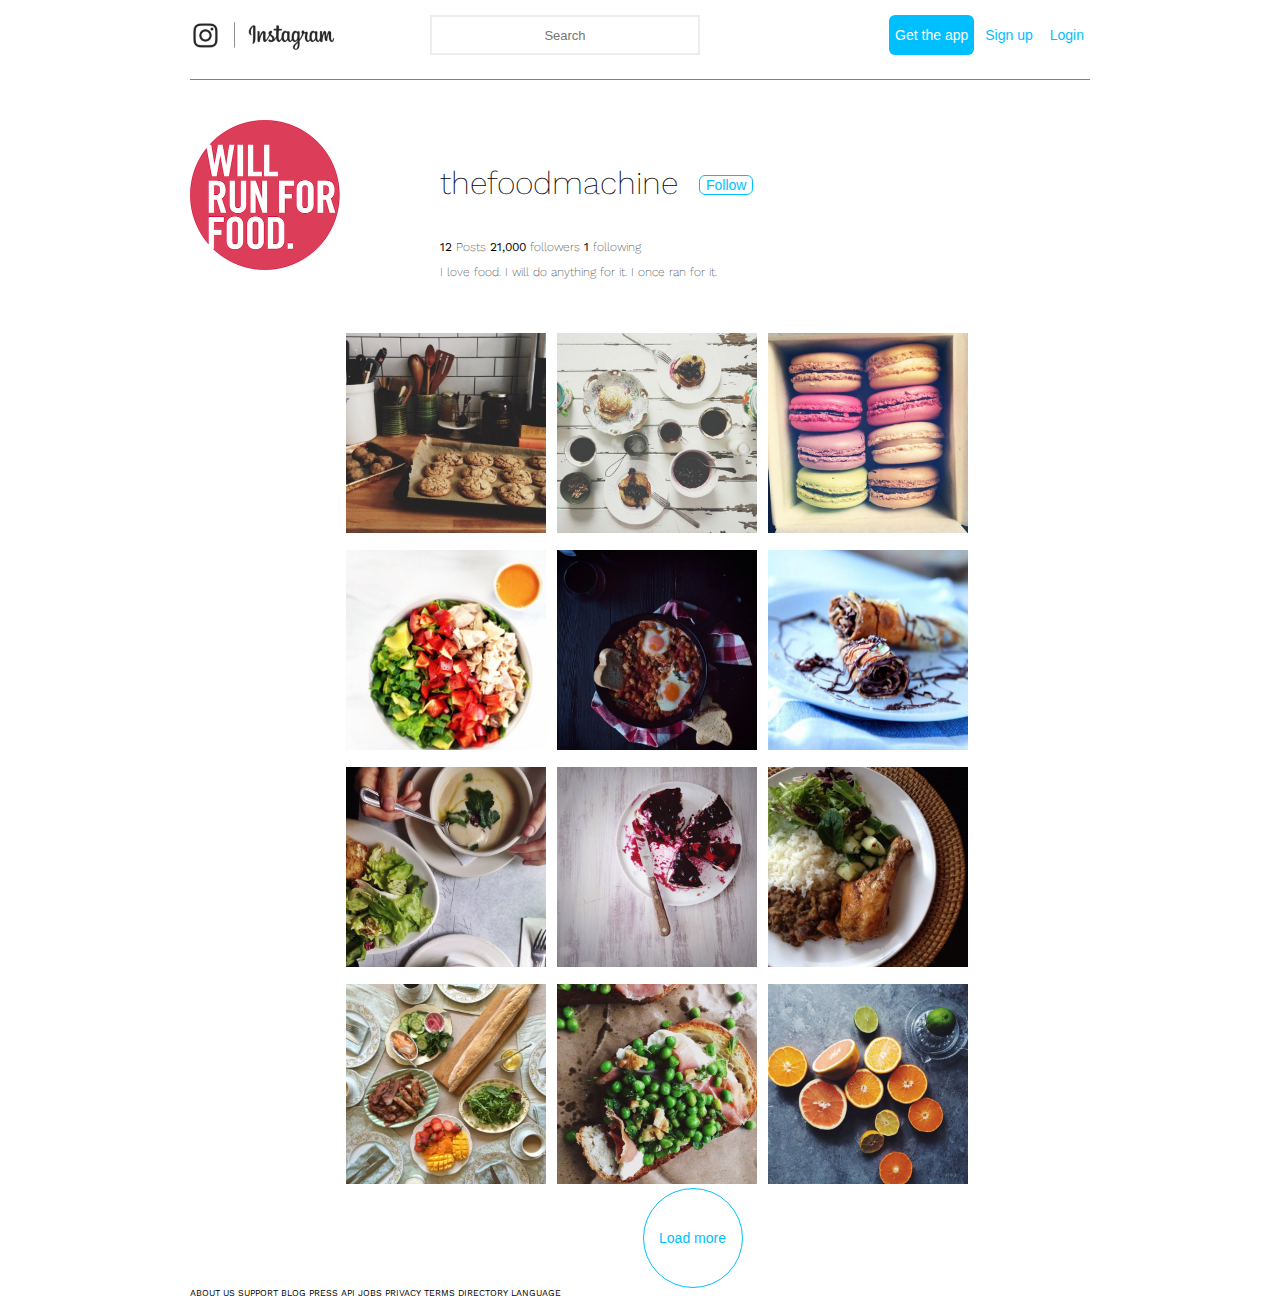
<file: Instagram/index.html>
<!doctype html>

<html>

  <head>
   <link href="https://fonts.googleapis.com/css?family=Work+Sans:500" rel="stylesheet">
   <link rel="stylesheet" type="text/css" href="style.css">
    <link rel="icon" type="image/gif" href="images/favicon.png" />
    <title>Instagram Page</title>
    </head>

  <body>
       
     <div id="header">

           <img id="main-logo" src="images/main-logo.png" />
            
            <div class="search"> 
                <input id="searchBox" placeholder="Search"> 
            </div>
          
            <!--Login buttons on the right -->
            <div id="loginButtons">
                <button type="button" class="getapp">Get the app</button>
                <button type="button">Sign up</button>
                <button type="button">Login</button>
            </div>
          
      </div>
   
<div id="secondrow">
    <div id="leftcolumn">
    <image src="images/profile-image.png" width=150></image>
    </div>
    <div id="rightcolumn">
    <span class="title">
    <h4>thefoodmachine</h4>
    </span>
    <span class="firstline">
    <button class="Follow">Follow</button>
    </span>
     <div class="words">
    <h5> <b>12</b> Posts   <b>21,000</b> followers   <b>1</b> following</h5>
    <h5>I love food. I will do anything for it. I once ran for it.</h5>
         
    </div>
    </div>
   
  <div id="container">
          <div class="grid">
              
              <div class="gridrow">
                  <div class="griditem">
                      <image src="images/1.jpg" alt="1" width=200></image>
                  </div>

                  <div class="griditem">
                      <image src="images/2.jpg" alt="2" width=200></image>
                  </div>

                  <div class="griditem">
                     <image src="images/3.jpg" alt="3" width=200></image>
                  </div>
             </div>

              <div class="gridrow">
                  <div class="griditem">
                      <image src="images/4.jpg" alt="4" width=200></image>
                  </div>

                   <div class="griditem">
                       <image src="images/5.jpg" alt="5" width=200></image>
                  </div>

                  <div class="griditem">
                      <image src="images/6.jpg" alt="6" width=200></image>
                  </div>
              </div>

              <div class="gridrow">
                  <div class="griditem">
                      <image src="images/7.jpg" alt="7" width=200></image>
                  </div>

                  <div class="griditem">
                      <image src="images/8.jpg" alt="8" width=200></image>
                  </div>

                    <div class="griditem">
                      <image src="images/9.jpg" alt="9" width=200></image>
                  </div>
                <div class="gridrow">
                  <div class="griditem">
                      <image src="images/10.jpg" alt="10" width=200></image>
                  </div>

                  <div class="griditem">
                      <image src="images/11.jpg" alt="11" width=200></image>
                  </div>

                    <div class="griditem">
                      <image src="images/12.jpg" alt="12" width=200></image>
                  </div>
              </div>
        </div>
      </div>
    </div>
<button class="loadmore">Load more</button>
  </body>
  <footer>ABOUT US  SUPPORT  BLOG  PRESS API  JOBS  PRIVACY  TERMS  DIRECTORY  LANGUAGE</footer>
</html>
</file>
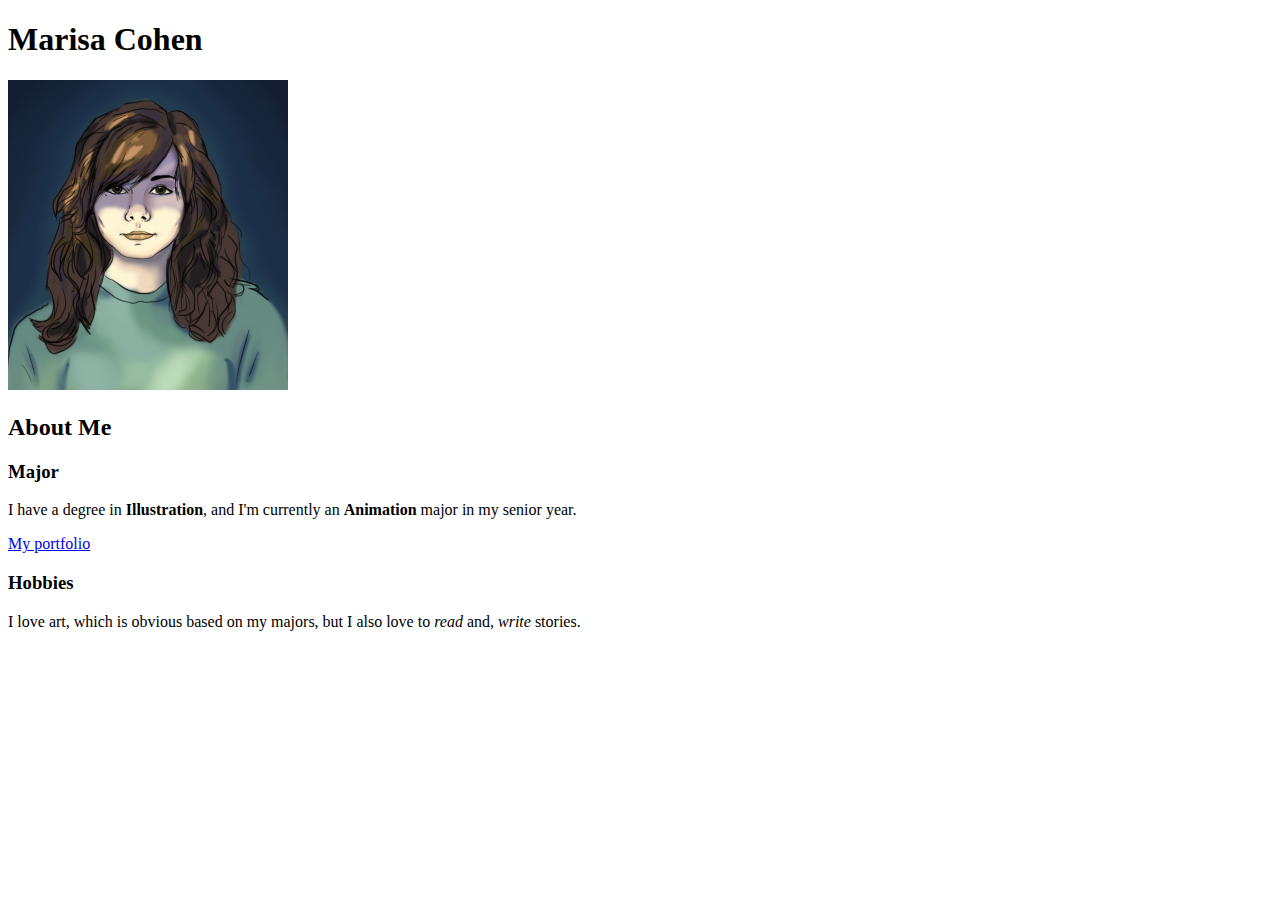
<file: Marisa Cohen Index/index.html>
<!doctype html>
<html lang="eng">
	<head>
            <meta charset="utf-8">
            <meta name="description" content="A page about Marisa Cohen">
            <title>About Marisa Cohen</title>
    </head>
	<body>
		<h1>Marisa Cohen</h1>
        <img src="Self%20Portrait%20Cartoon.jpg" alt="Self Portrait" witdth="280" height="310"/>
        <nav>
        <h2>About Me</h2>
        <div class="major">
        <h3>Major</h3>
        <p>I have a degree in <b>Illustration</b>, and I'm currently an <b>Animation</b> major in my senior year.</p>
        <a href="http://bluehatchling.deviantart.com/gallery/">My portfolio</a>
        </div>
        <div class="hobbies">
        <h3>Hobbies</h3>
        <p>I love art, which is obvious based on my majors, but I also love to <i>read</i> and, <i>write</i> stories.</p>
        </div>
        </nav>
	</body>
</html>
</file>
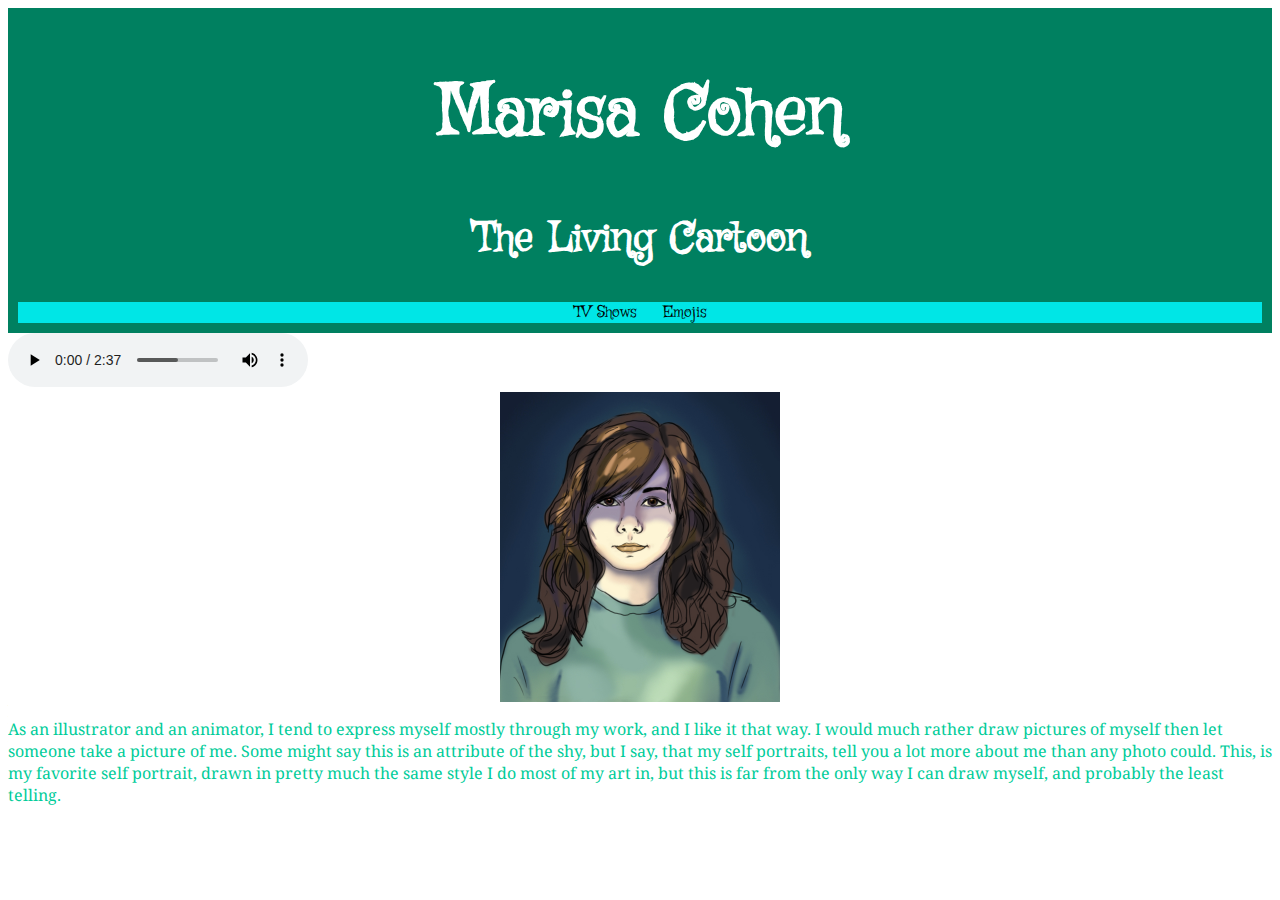
<file: Midterm/index.html>
<!DOCTYPE html>
<html>

<head>
<!--these are the same 2 fonts I use othe other pages also, so this appears on every html page-->
<link href="https://fonts.googleapis.com/css?family=Droid+Serif" rel="stylesheet">
    <link href="https://fonts.googleapis.com/css?family=Griffy" rel="stylesheet">
<link rel="stylesheet" href="css/style.css">
<title>midterm</title>
</head>
<body>
<div id="header">
<h1>Marisa Cohen</h1>
    <h2>The Living Cartoon</h2>
<!--the navigation at the top of the page leads to the other 2 pages. "TVshow" is a link to self potraits of myself in the style of my favorite cartoons, and themesongs to those shows. "Emojis" is a link to a page filled with emoji's I made of myself.-->
			<nav id="main-nav">
				<a href="pages/TVshow.html">TV Shows</a>
				<a href="pages/emoji.html">Emojis</a>
			</nav>
</div>
    <audio controls>
  <source src="audio/What%20Women%20Want.mp3" type="audio/mp3">
    </audio>
<!--this is the self portrait picture (which in essence inspired the whole project).-->
<image src="images/Self%20Portrait%20Cartoon.jpg" alt="self portrait" witdth="280" height="310"></a> 
<p>As an illustrator and an animator, I tend to express myself mostly through my work, and I like it that way. I would much rather draw pictures of myself then let someone take a picture of me. Some might say this is an attribute of the shy, but I say, that my self portraits, tell you a lot more about me than any photo could. This, is my favorite self portrait, drawn in pretty much the same style I do most of my art in, but this is far from the only way I can draw myself, and probably the least telling. </p>

</body>
</html>
</file>
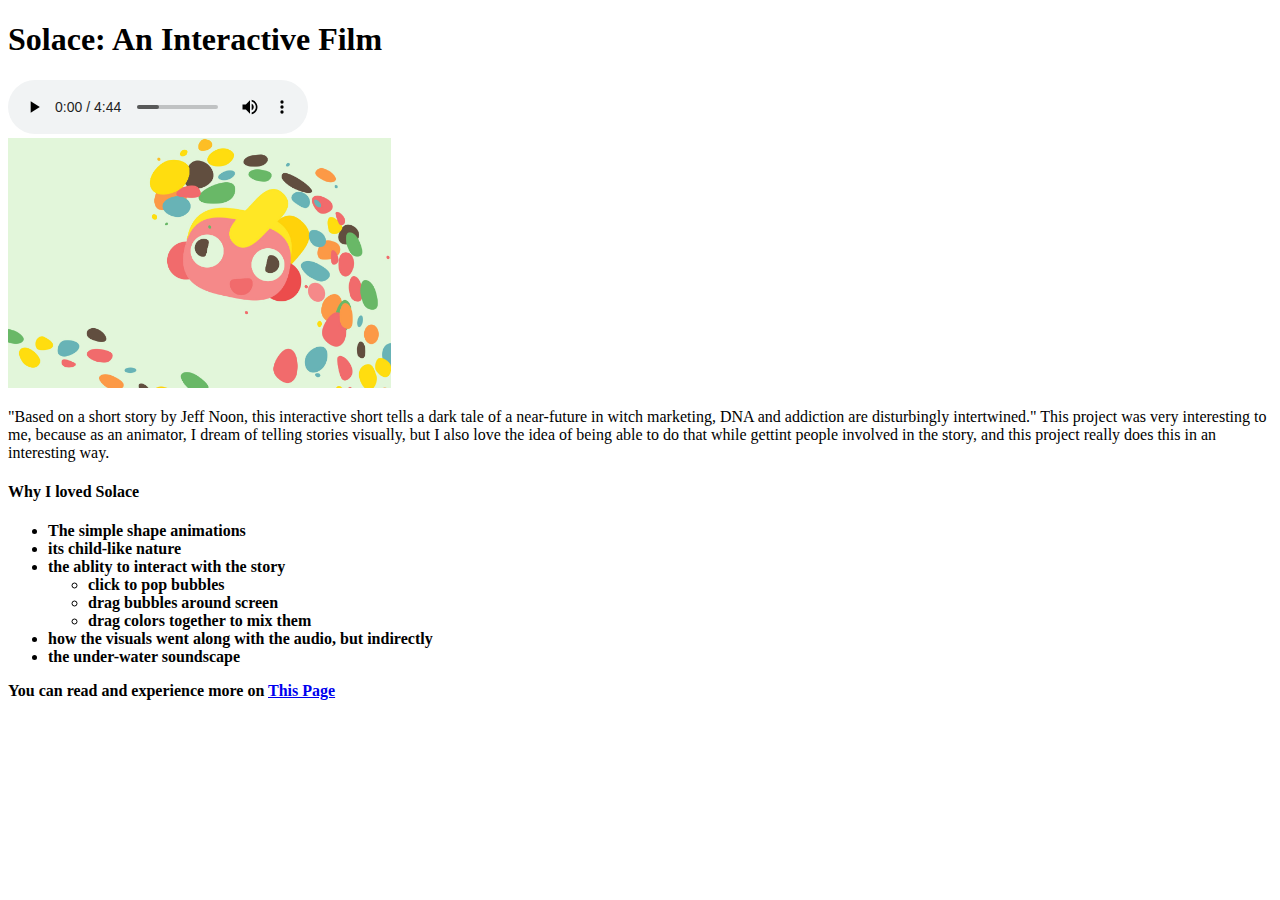
<file: Week04/index.html>
<!DOCTYPE html>
<html>
    
   <head>
    <title>Solace: An Interactive Film</title>
    </head>
    
    <body>
    <h1>Solace: An Interactive Film</h1>
        <!--this isn't the official audio of Solace, but I feel that it has a similar sci-fi almost under-water feel to it-->
        <audio controls autoplay>
            <source src="Audio/bensound-scifi.mp3"/>
        </audio>
        <br/>
        <img src="Images/Solace_Cover-copy.jpg" height="250">
        <p>"Based on a short story by Jeff Noon, this interactive short tells a dark tale of a near-future in witch marketing, DNA and addiction are disturbingly intertwined." This project was very interesting to me, because as an animator, I dream of telling stories visually, but I also love the idea of being able to do that while gettint people involved in the story, and this project really does this in an interesting way.</p>
        
        <h4>Why I loved Solace<h4>
            <ul>
                <li>The simple shape animations</li>
                <li>its child-like nature</li>
                <li>the ablity to interact with the story</li>
                    <ul>
                        <li>click to pop bubbles</li>
                        <li>drag bubbles around screen</li>
                        <li>drag colors together to mix them</li>
                    </ul>
                <li>how the visuals went along with the audio, but indirectly</li>
                <li>the under-water soundscape</li>
            </ul>
       
        <p>You can read and experience more on <a href="pages/pagetwo.html">This Page</a></p>
            
    </body>
</html>
</file>
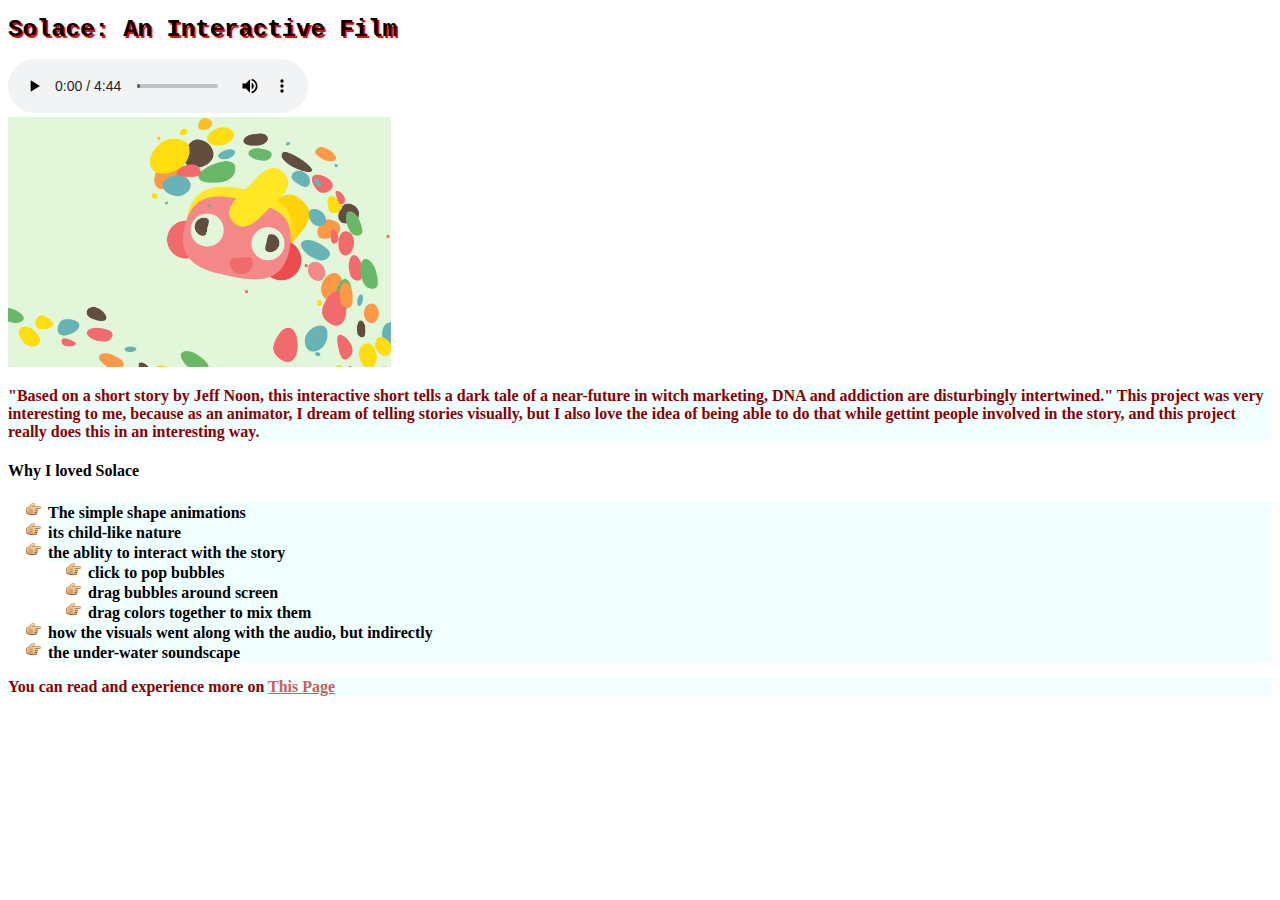
<file: Week05/index.html>
<!DOCTYPE html>
<html>
    
   <head>
    <title>Solace: An Interactive Film</title>
       <link href="main.css" type="text/css" rel="stylesheet">
    </head>
    
    <body>
    <h1>Solace: An Interactive Film</h1>
        <!--this isn't the official audio of Solace, but I feel that it has a similar sci-fi almost under-water feel to it-->
        <audio controls autoplay>
            <source src="Audio/bensound-scifi.mp3"/>
        </audio>
        <br/>
        <img src="Images/Solace_Cover-copy.jpg" height="250">
        <p>"Based on a short story by Jeff Noon, this interactive short tells a dark tale of a near-future in witch marketing, DNA and addiction are disturbingly intertwined." This project was very interesting to me, because as an animator, I dream of telling stories visually, but I also love the idea of being able to do that while gettint people involved in the story, and this project really does this in an interesting way.</p>
        
        <h4>Why I loved Solace<h4>
            <ul>
                <li>The simple shape animations</li>
                <li>its child-like nature</li>
                <li>the ablity to interact with the story</li>
                    <ul>
                        <li>click to pop bubbles</li>
                        <li>drag bubbles around screen</li>
                        <li>drag colors together to mix them</li>
                    </ul>
                <li>how the visuals went along with the audio, but indirectly</li>
                <li>the under-water soundscape</li>
            </ul>
       
        <p>You can read and experience more on <a href="pages/pagetwo.html">This Page</a></p>
            
    </body>
</html>
</file>
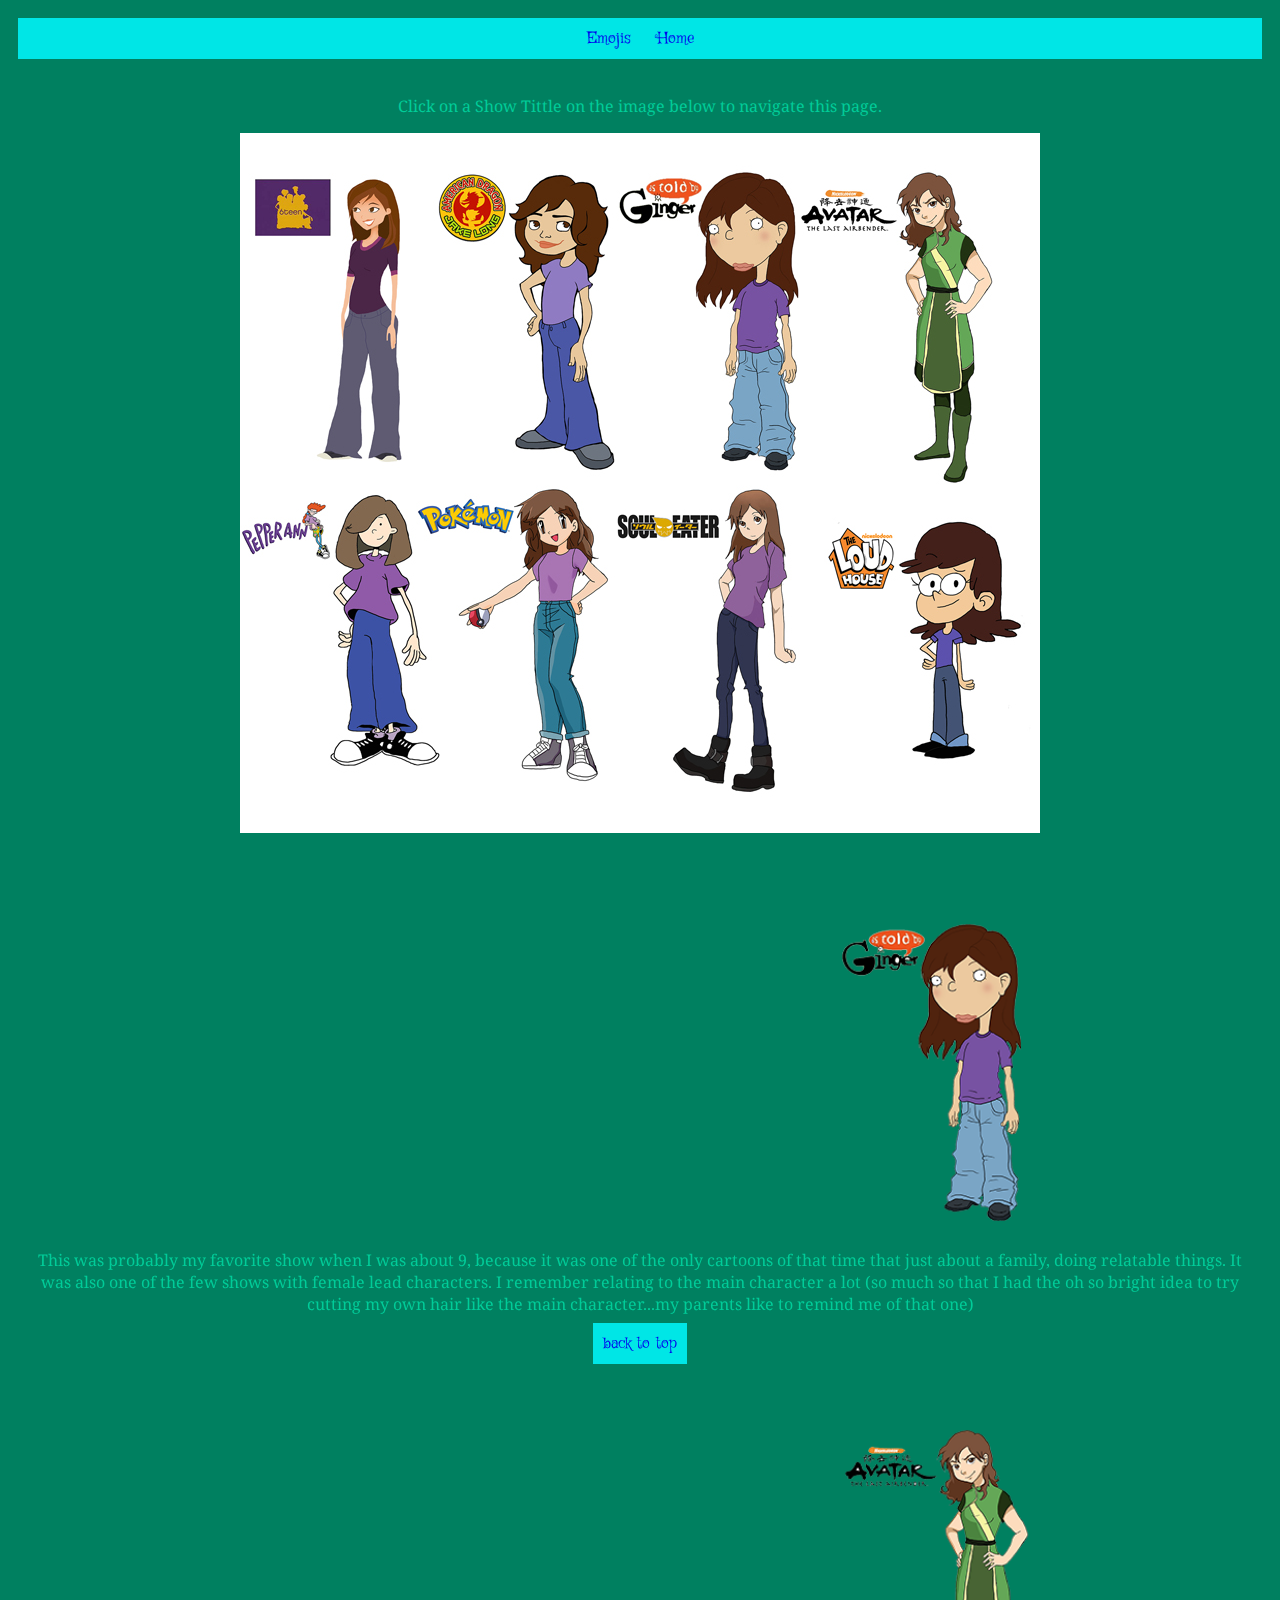
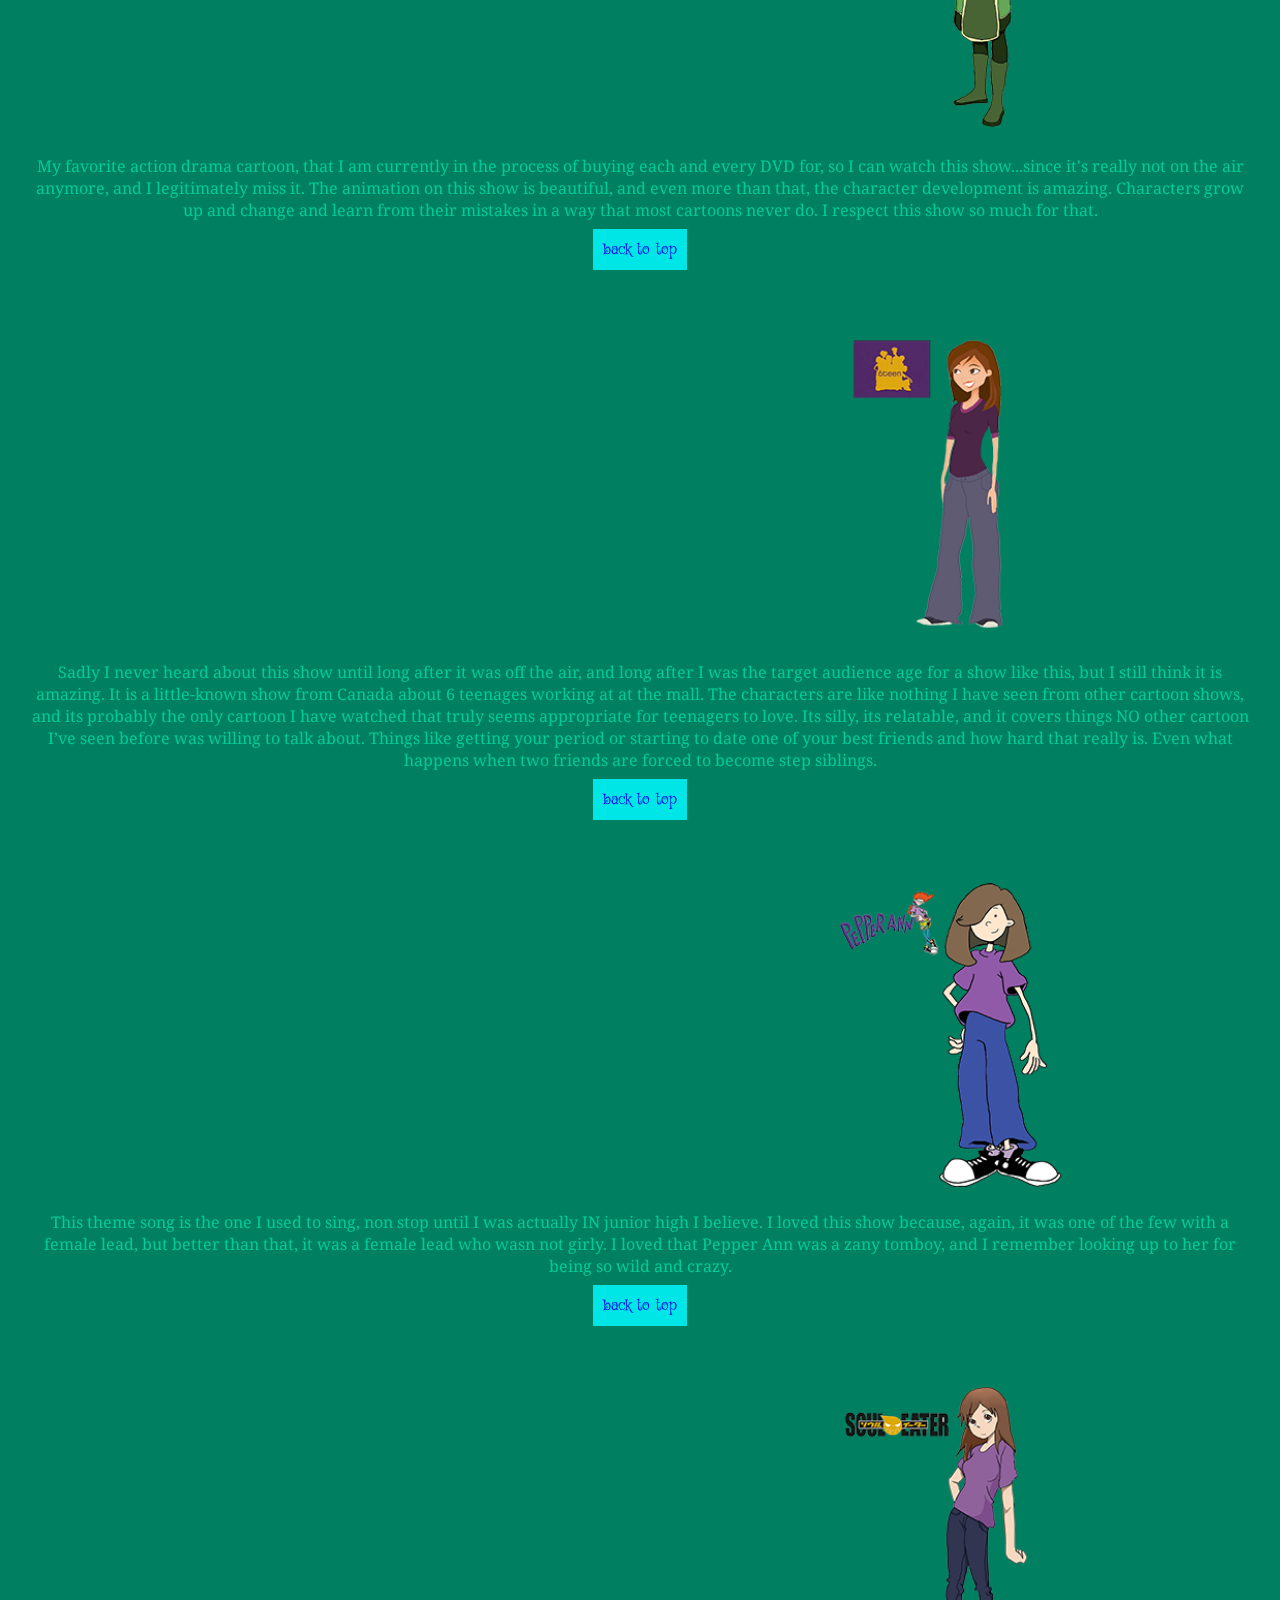
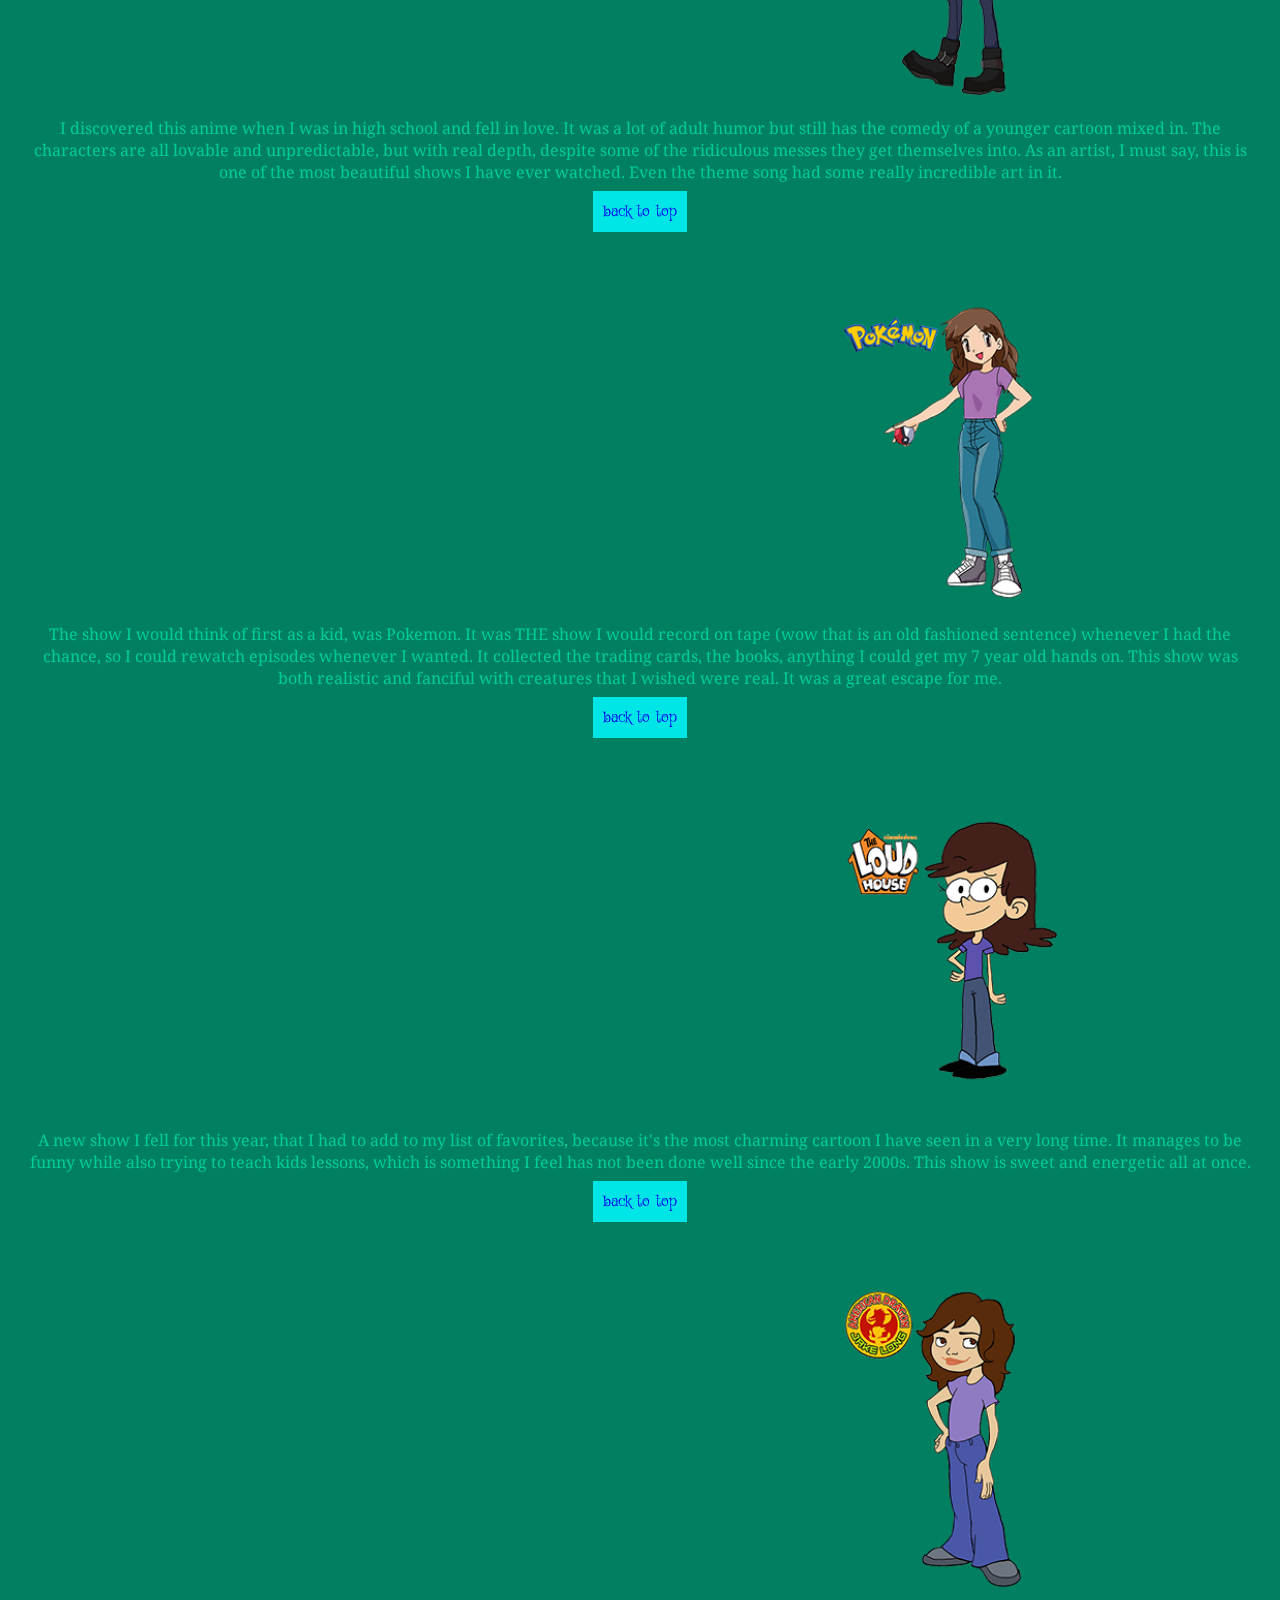
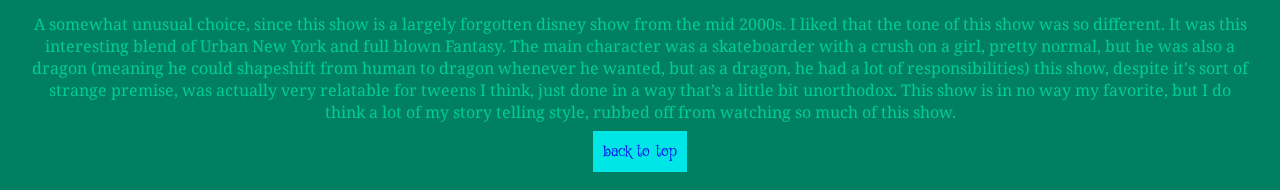
<file: Midterm/pages/TVshow.html>
<!DOCTYPE html>
<html>

<head>
<link href="https://fonts.googleapis.com/css?family=Droid+Serif" rel="stylesheet">
    <link href="https://fonts.googleapis.com/css?family=Griffy" rel="stylesheet">
<link rel="stylesheet" href="../css/emojistyle.css">
<title>TV Shows</title>
</head>
<body>

<!--another navigation area that goes to the home page or to the emoji page-->
<div id="nav area">
			<nav id="nav">
				<a href="../pages/emoji.html">Emojis</a>
				<a href="../index.html">Home</a>
			</nav>
    
</div>
<!--this is the picture I used for my image map. I put it together so that when you click on any of the show titles in this picture, it jumps you down to the div that corolates with show you picked. This took a lot of trial and error before I figured out how coords work, but I have it all lined up correctly now.-->
    
   
<div class="show map">
         <p>Click on a Show Tittle on the image below to navigate this page.</p>
    <img src="../images/TV-Self%20Portraits.jpg" alt="shows" usemap="#Map" />
<map name="Map" id="Map">
    <area title="6teen" href="#6teen" shape="rect" coords="16,47,92,103" />
    <area title="American Dragon" href="#American Dragon" shape="rect" coords="192,42,272,112" />
    <area title="As Told By Ginger" href="#As Told By Ginger" shape="rect" coords="374,43,471,88" />
    <area title="Avatar" href="#Avatar" shape="rect" coords="559,51,662,104" />
    <area title="Pepper Ann" href="#Pepper Ann" shape="rect" coords="2,368,98,432" />
    <area title="Pokemon" href="#Pokemon" shape="rect" coords="174,364,282,409" />
    <area title="Soul Eater" href="#Soul Eater" shape="rect" coords="369,371,490,417" />
    <area title="Loud House" href="#Loud House" shape="rect" coords="578,387,664,465" />
    
</map>
 </div>   
<!--thse are all divs to sort apart each show, including a cartoon of myself, the youtube video iframes and a little paraghraph for each one about why I picked he show. Plus a little button to send up back to the image map at the top of the page, so you can pick a new show.  -->
<div class="Shows">
    <div id="As Told By Ginger">
    <iframe width="640" height="360" src="https://www.youtube.com/embed/QGlF39Cgc4U" frameborder="0" allowfullscreen></iframe>
    <image src="../images/As%20Told%20By%20Ginger%20Self%20portrait.png"alt="Ginger" witdth="280" height="310"/>
        <p>This was probably my favorite show when I was about 9, because it was one of the only cartoons of that time that just about a family, doing relatable things. It was also one of the few shows with female lead characters. I remember relating to the main character a lot (so much so that I had the oh so bright idea to try cutting my own hair like the main character...my parents like to remind me of that one)</p>
        
        <a href="#nav area">back to top</a>
        
    </div>
    
    <div id="Avatar">
         <iframe width="640" height="360" src="https://www.youtube.com/embed/d1EnW4kn1kg" frameborder="0" allowfullscreen></iframe>
        <image src="../images/Avatar%20Self%20portrait.png" alt="Avatar" witdth="280" height="310"/>
        <p>My favorite action drama cartoon, that I am currently in the process of buying each and every DVD for, so I can watch this show...since it's really not on the air anymore, and I legitimately miss it. The animation on this show is beautiful, and even more than that, the character development is amazing. Characters grow up and change and learn from their mistakes in a way that most cartoons never do. I respect this show so much for that.</p>
        
        <a href="#nav area">back to top</a>
        
    </div>
    
    <div id="6teen">
         <iframe width="640" height="360" src="https://www.youtube.com/embed/Rg4ylbIdO_8" frameborder="0" allowfullscreen></iframe>
        <image src="../images/6teen%20Self%20portrait.png" alt="6teen" witdth="280" height="310"/>
        <p>Sadly I never heard about this show until long after it was off the air, and long after I was the target audience age for a show like this, but I still think it is amazing. It is a little-known show from Canada about 6 teenages working at at the mall. The characters are like nothing I have seen from other cartoon shows, and its probably the only cartoon I have watched that truly seems appropriate for teenagers to love. Its silly, its relatable, and it covers things NO other cartoon I’ve seen before was willing to talk about. Things like getting your period or starting to date one of your best friends and how hard that really is. Even what happens when two friends are forced to become step siblings. </p>
        
        <a href="#nav area">back to top</a>
        
        </div>
    
    <div id="Pepper Ann">
    <iframe width="640" height="360" src="https://www.youtube.com/embed/OcajSzQX4k8" frameborder="0" allowfullscreen></iframe>
        <image src="../images/Pepper%20Ann%20Self%20portrait.png" alt="Pepper Ann" witdth="280" height="310"/>
        <p>This theme song is the one I used to sing, non stop until I was actually IN junior high I believe. I loved this show because, again, it was one of the few with a female lead, but better than that, it was a female lead who wasn not girly. I loved that Pepper Ann was a zany tomboy, and I remember looking up to  her for being so wild and crazy.</p>
        
        <a href="#nav area">back to top</a>
        
    </div>
    
    <div id="Soul Eater">
    <iframe width="640" height="360" src="https://www.youtube.com/embed/zzJ8U8OtEsE" frameborder="0" allowfullscreen></iframe>
        <image src="../images/Soul%20Eater%20Self%20portrait.png" alt="Soul Eater" witdth="280" height="310"/>
        <p>I discovered this anime when I was in high school and fell in love. It was a lot of adult humor but still has the comedy of a younger cartoon mixed in. The characters are all lovable and unpredictable, but with real depth, despite some of the ridiculous messes they get themselves into. As an artist, I must say, this is one of the most beautiful shows I have ever watched. Even the theme song had some really incredible art in it.</p>
        
        <a href="#nav area">back to top</a>
        
    </div>
    
    <div id="Pokemon">
    <iframe width="640" height="360" src="https://www.youtube.com/embed/6xKWiCMKKJg" frameborder="0" allowfullscreen></iframe>
        <image src="../images/Pokemon%20Self%20portrait.png" alt="Pokemon" witdth="280" height="310"/>
        <p>The show I would think of first as a kid, was Pokemon. It was THE show I would record on tape (wow that is an old fashioned sentence) whenever I had the chance, so I could rewatch episodes whenever I wanted. It collected the trading cards, the books, anything I could get my 7 year old hands on. This show was both realistic and fanciful with creatures that I wished were real. It was a great escape for me.</p>
        
        <a href="#nav area">back to top</a>
        
    </div>
    
    <div id="Loud House">
    <iframe width="640" height="360" src="https://www.youtube.com/embed/i6MpT7lLwls" frameborder="0" allowfullscreen></iframe>
        <image src="../images/Loud%20House%20Self%20portrait.png" alt="Loud House" witdth="280" height="310"/>
        <p>A new show I fell for this year, that I had to add to my list of favorites, because it's the most charming cartoon I have seen in a very long time. It manages to be funny while also trying to teach kids lessons, which is something I feel has not been done well since the early 2000s. This show is sweet and energetic all at once.</p>
        
        <a href="#nav area">back to top</a>
        
    </div>
    
    <div id="American Dragon">
    <iframe width="640" height="360" src="https://www.youtube.com/embed/8o3JrdPMNdQ" frameborder="0" allowfullscreen></iframe>
        <image src="../images/American%20Dragon%20Self%20portrait.png" alt="American Dragon" witdth="280" height="310"/>
        <p>A somewhat unusual choice, since this show is a largely forgotten disney show from the mid 2000s. I liked that the tone of this show was so different. It was this interesting blend of Urban New York and full  blown Fantasy. The main character was a skateboarder with a crush on a girl, pretty normal, but he was also a dragon (meaning he could shapeshift from  human to dragon whenever he wanted, but as a dragon, he had a lot of responsibilities) this show, despite it's sort of strange premise, was actually very relatable for tweens I think, just done in a way that’s a little bit unorthodox. This show is in no way my favorite, but I do think a lot of my story telling style, rubbed off from watching so much of this show.</p>
        
        <a href="#nav area">back to top</a>
        
    </div>
</div>    
    
    
    </body>
</html>
</file>
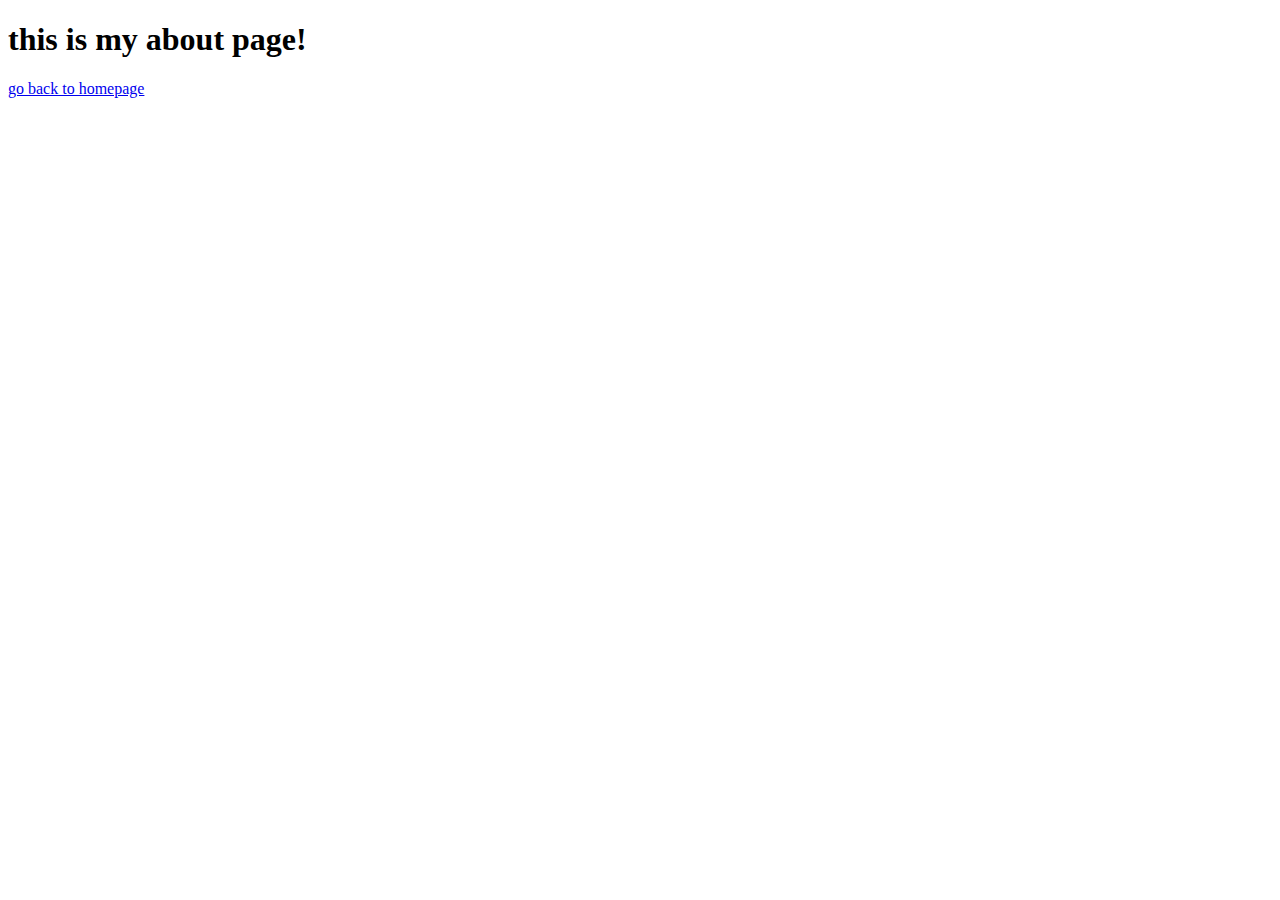
<file: Week03/pages/about.html>
<!DOCTYPE html>
<html>
    
    <head>
        <title>About Page</title>
    </head>
    
    <body>
        <h1>this is my about page!</h1>
        <a href="../index.html">go back to homepage</a>
    </body>
</file>
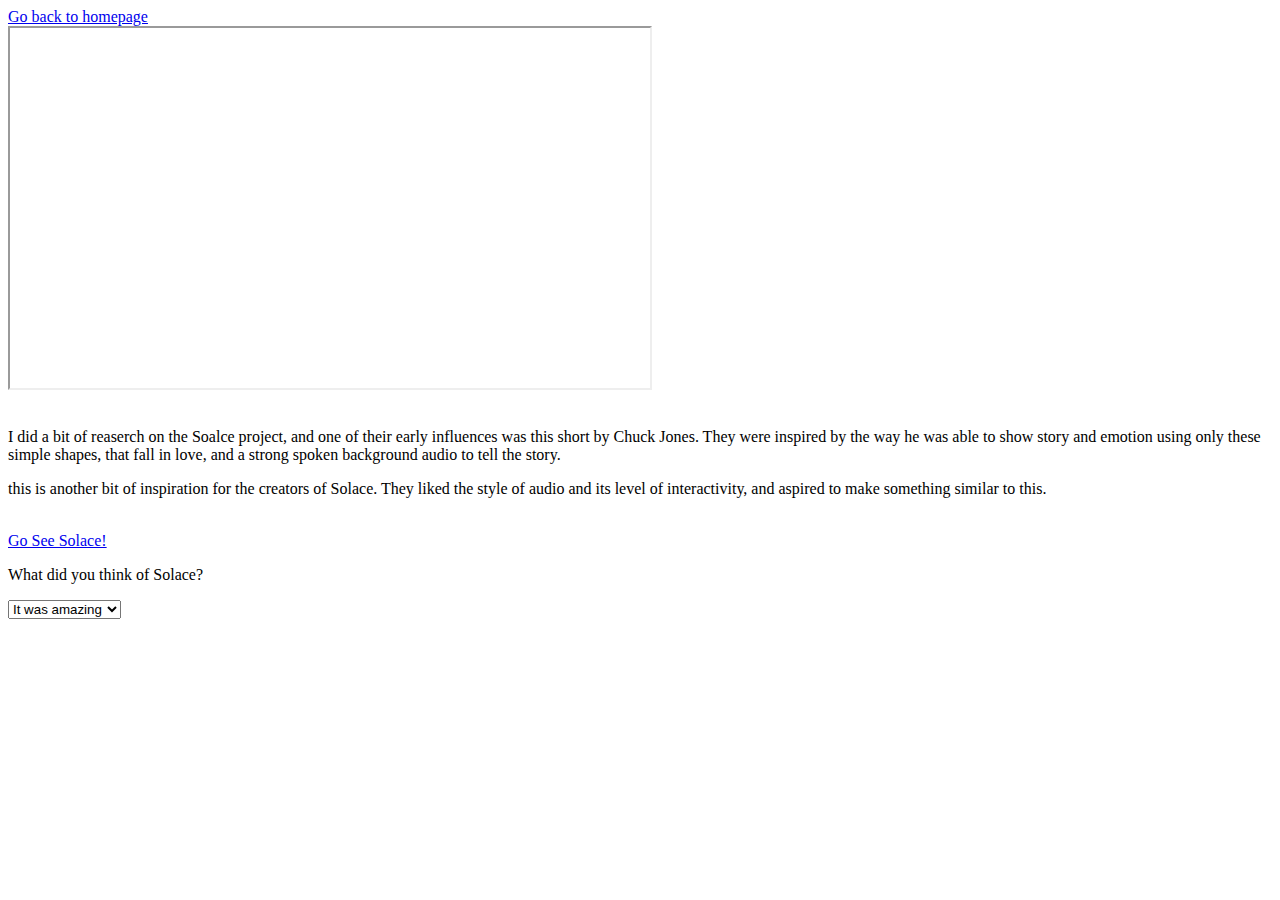
<file: Week04/pages/pagetwo.html>
<!DOCTYPE html>
<html>
    
   <head>
    <title>Solace: An Interactive Film</title>
    </head>
    
    <body>
        <a href="../index.html">Go back to homepage</a>
        <br/>
        <iframe width="640" height="360" src="https://www.youtube.com/embed/hgqUya0kGPA"></iframe>
    <br/>
    <br/>
        <p>I did a bit of reaserch on the Soalce project, and one of their early influences was this short by Chuck Jones. They were inspired by the way he was able to show story and emotion using only these simple shapes, that fall in love, and a strong spoken background audio to tell the story.</p>
        
        
        <a href="http://tibersynth.cc/"></a>
        <p>this is another bit of inspiration for the creators of Solace. They liked the style of audio and its level of interactivity, and aspired to make something similar to this.</p>
    <br/>
        <a href="http://www.rememberspook.com/#" target="_blank">Go See Solace!</a>
        
        <br/>
         <form>
            <p>What did you think of Solace? </p>
            
            <select>
                <option>It was amazing</option>
                <option>I've seen better</option>
                <option>I don't get it</option> 
            </select>
        </form>
    </body>
        
</html>
</file>
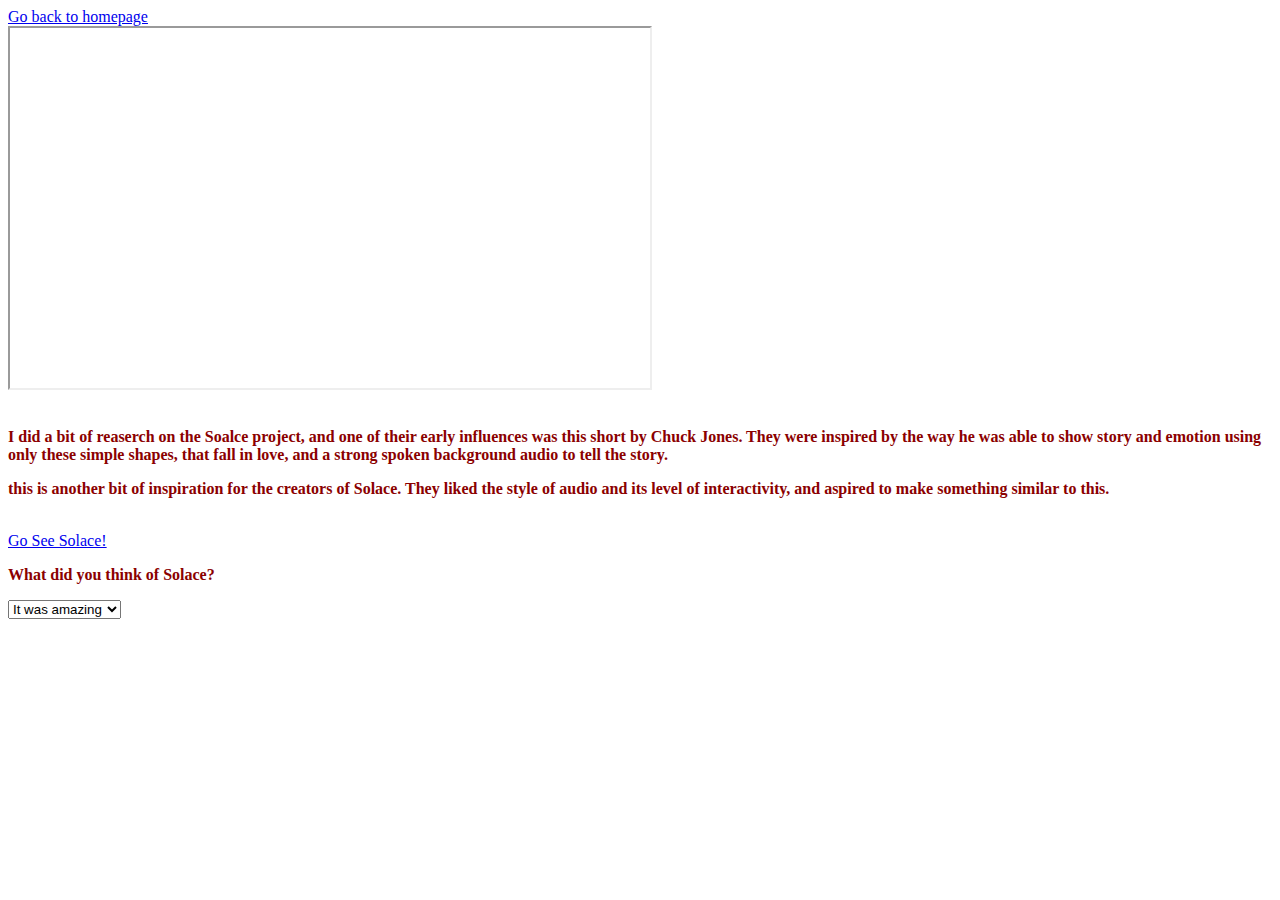
<file: Week05/pages/pagetwo.html>
<!DOCTYPE html>
<html>
    
   <head>
    <title>Solace: An Interactive Film</title>
    <link href="main.css" type="text/css" rel="stylesheet">
    </head>
    
    <body>
        <a href="../index.html">Go back to homepage</a>
        <br/>
        <iframe width="640" height="360" src="https://www.youtube.com/embed/hgqUya0kGPA"></iframe>
    <br/>
    <br/>
        <p>I did a bit of reaserch on the Soalce project, and one of their early influences was this short by Chuck Jones. They were inspired by the way he was able to show story and emotion using only these simple shapes, that fall in love, and a strong spoken background audio to tell the story.</p>
        
        
        <a href="http://tibersynth.cc/"></a>
        <p>this is another bit of inspiration for the creators of Solace. They liked the style of audio and its level of interactivity, and aspired to make something similar to this.</p>
    <br/>
        <a href="http://www.rememberspook.com/#" target="_blank">Go See Solace!</a>
        
        <br/>
         <form>
            <p>What did you think of Solace? </p>
            
            <select>
                <option>It was amazing</option>
                <option>I've seen better</option>
                <option>I don't get it</option> 
            </select>
        </form>
    </body>
        
</html>
</file>
<file: Instagram/style.css>
* {
  -webkit-box-sizing: border-box;
     -moz-box-sizing: border-box;
          box-sizing: border-box;
}


body {
  width: 90%;
margin:0px auto;
  max-width: 900px;
  min-width: 300px;
  font-family: 'Work Sans', sans-serif;
  color: black;  
}


#header {
    height: 80px;
    margin-bottom: 40px;
    border-bottom: 1px solid grey;
}

#main-logo {
    width: 150px;
    margin-top:15px;
    margin-bottom: 15px;
    float: left;
}

.search {
    width: 30%;
    height: 40px; 
    margin-top:15px;
    float:left;
    margin-left: 10%;
}


.search input { 
    font-size: 13px;
    margin: 0 auto;

}

#searchBox{
    width: 100%;
    height: 100%;
    text-align: center;
    border: 2px solid #ededed;
}

/*POSITIONING AND STYLING FOR BUTTONS*/
#loginButtons {
    margin-top:15px;
    height: 40px;
    float: right;
    /*use position relative to tweak positioning*/

}


button{
    font-size: 14px;
    margin: auto;
/*
    margin-left:10px;
    margin-right: 10px;
*/
    height: 100%;
    color: deepskyblue;
    border-style: none;
    background: none;
    border-radius: 6px;
    cursor: pointer;
}


p{
    font-size: 10px;
}



footer{
    font-size: 9px;
}

.getapp {
    color: white;
    background: deepskyblue;
}

h4{
    font-size: 32px;
    line-height: 40px;
    font-weight: 200;
    float: left;
}

h5{
    font-size: 12px;
      line-height: 5px;
    font-weight: 200;
}

.firstline{
    margin-left: 3px;
    position: relative;
}

.title{
    margin-left: 3px;
    position: relative;
}

.Follow {
    margin-top: 55px;
    margin-left: 15px;
    font-size: 15;
    border: 1px solid deepskyblue;
    color: deepskyblue

}
#secondrow {
     width: 1005px;
    margin: 0 auto;
     padding: 0;
    position: center;
     overflow: auto;
}

.words{
    margin-top: 50;
    font-size: 20;
    clear: left;
}


#leftcolumn, #rightcolumn {
    float: left;
    min-height: 200px;
}
#leftcolumn {
     width: 250px;
}
#rightcolumn {
     width: 750px;
}

#container {
  max-width:800px;
  margin: 0 auto;
}



.grid {
    margin: 0 auto;
    width: 90%;

}

.griditem {
    width: 200px;
    height: 200px;
    color: white;
    padding: 10px;
    margin: 3px;
    display: inline-block;
}

.loadmore {
    display:block;
     text-align:center;
      height: 100px;
      width: 100px;
      border-radius: 50%;
      border: 1px solid deepskyblue;
}
</file>
<file: Midterm/css/style.css>
/*This is the CSS page used just for the home page*/


/*the paragraph under my picture, for font and color, and a small margin so its not up against the edge of the window.*/
body {
font-family: 'Droid Serif', serif;
margin: 10;
color: #00cc99;
}

/*this centers my self portrait on the page*/
img {
    display: block;
    margin: auto;
}

/*center and colors and font etc for the nav buttons at the top of the page*/
#header {
	background-color: #008060;
	padding:10px;
	color: white;
	text-align: center;
    font-family: 'Griffy', cursive;
}

/*center and colors and font for the nav buttons at the top of the page*/
#main-nav{
    background-color:#00e6e6;
    text-align: center;
    font-family: 'Griffy', cursive;
}

a {
	color: black;
	padding: 10px;
	text-decoration: none;
}

h1 {
	font-size: 72px;
}

h2 {
	font-size: 42px;
}

a:hover{
	background-color: #008060;
	color: white;
</file>
<file: Week05/main.css>
<style type="text/css">
     html { 
  background: url(img_flower.jpg) no-repeat center fixed; 
  background-size: cover;
}
            li {
                list-style-image: url('Images/hand_point.png');
                 background-color: azure;
            }
           
           h1 {
               font-size: 24px;
               font-family: "Courier New";
               text-shadow: 2px 2px red;
           }
          p a {
               color:indianred;
           }
           /*no comma: style all standalones*/
           p {
               color: darkred;
               font-weight: bold;
               background-color: azure;
           }
           
       </style>
</file>
<file: Midterm/css/emojistyle.css>
/*this is labled emojistyle but its actually the css page I also used for the TVshow page. The TVshow page needed very little out of a css page so I thought it made more sense to combine them since they have the same fonts and colors anyway.*/

/*the top navigaton for the emoji and TVshow page*/
#nav{
    background-color:#00e6e6;
    text-align: center;
    padding: 10px;
    font-family: 'Griffy', cursive;
    text-decoration: none
}

/*the navigation at the bottom of the emoji page "back to top" button*/
#bottom nav{
    background-color:#00e6e6;
    text-align: center;
    padding: 10px;
    font-family: 'Griffy', cursive;
    text-decoration: none
}
/*just defining the font and color of the basic text on both pages and a small margin*/
body {
font-family: 'Droid Serif', serif;
margin: 3;
color: #00cc99;
background-color: #008060;
}

/*this mostly applies to the TVshow page, where I put "back to top" buttons in each div for every different show*/
div a{
        background-color:#00e6e6;
    text-align: center;
    padding: 10px;
    font-family: 'Griffy', cursive;
    text-decoration: none
}

/*I used this to keep all the divs centered on the page (this took a lot of experementing before I really got this to work).*/
div {
    display: block;
    margin: auto;
    padding: 10px;
    text-align: center
}

/*the next several lines are the code for the emojis, so when you hover on a blank face, its switched with an expression, and each one is different.*/
.switchimageangry {
                width: 555px; 
                height: 555px;
                background: url('../images/blank%20emoji.png');   
		}

.switchimageangry:hover {
                width: 555px; 
                height: 555px;
                background: url('../images/angry%20emoji.png');  
}

.switchimagetongue {
                width: 555px; 
                height: 555px;
                background: url('../images/blank%20emoji.png');   
		}

.switchimagetongue:hover {
                width: 555px; 
                height: 555px;
                background: url('../images/tongue%20emoji.png');  
}

.switchimageirritated {
                width: 555px; 
                height: 555px;
                background: url('../images/blank%20emoji.png');   
		}

.switchimageirritated:hover {
                width: 555px; 
                height: 555px;
                background: url('../images/irritated%20emoji.png');  
}

.switchimageconfused {
                width: 555px; 
                height: 555px;
                background: url('../images/blank%20emoji.png');   
		}

.switchimageconfused:hover {
                width: 555px; 
                height: 555px;
                background: url('../images/confused%20emoji.png');  
}


.switchimageshock {
                width: 555px; 
                height: 555px;
                background: url('../images/blank%20emoji.png');   
		}

.switchimageshock:hover {
                width: 555px; 
                height: 555px;
                background: url('../images/shock%20emoji.png');  
}

.switchimagesuprise {
                width: 555px; 
                height: 555px;
                background: url('../images/blank%20emoji.png');   
		}

.switchimagesuprise:hover {
                width: 555px; 
                height: 555px;
                background: url('../images/suprise%20emoji.png');  
}

.switchimagelaughing {
                width: 555px; 
                height: 555px;
                background: url('../images/blank%20emoji.png');   
		}

.switchimagelaughing:hover {
                width: 555px; 
                height: 555px;
                background: url('../images/laughing%20emoji.png');  
}

.switchimageevil {
                width: 555px; 
                height: 555px;
                background: url('../images/blank%20emoji.png');   
		}

.switchimageevil:hover {
                width: 555px; 
                height: 555px;
                background: url('../images/evil%20smile%20emoji.png');  
}

/*this applies to the bottom nav on the emoji page so that when you hover over it, the background and font colors change.*/
a:hover{
	background-color: #008060;
	color: white;
}
/*this one applies to the "back to top" buttons on the TVshow page when you hover over them   */
div a:hover{
	background-color: #008060;
	color: white;
</file>
<file: Week05/pages/main.css>
<style type="text/css">
      
        
           a {
               color:indianred;
           }
           
           p {
               color: darkred;
               font-weight: bold;
           }
           
       </style>
</file>
